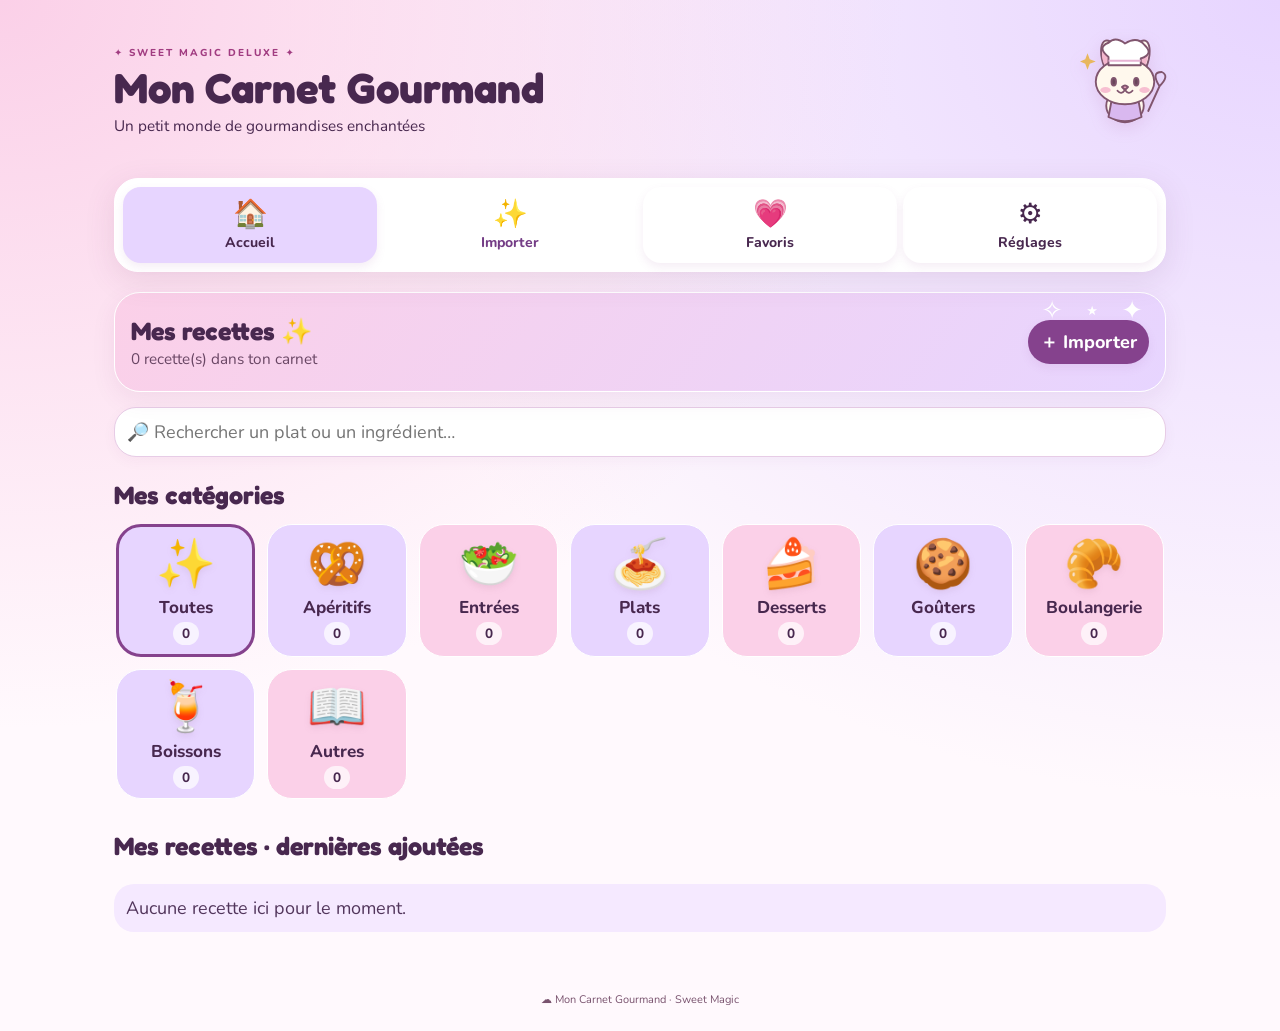
<file: index.html>
<!doctype html><html lang="fr"><head><meta charset="utf-8"><meta name="viewport" content="width=device-width,initial-scale=1"><meta name="theme-color" content="#f4b8e7"><link rel="manifest" href="manifest.webmanifest?v=862"><title>Mon Carnet Gourmand</title><style>
:root{font-family:system-ui,-apple-system,sans-serif;color:#37252c;background:#fff8f5}*{box-sizing:border-box}body{margin:0}header{background:#b65c80;color:white;padding:22px 16px}header h1{margin:0;font-family:Georgia,serif}header p{margin:5px 0 0}.wrap{max-width:1040px;margin:auto;padding:18px}nav{display:flex;flex-wrap:wrap;gap:8px;margin:0 0 20px}button,.btn{cursor:pointer;border:0;border-radius:12px;background:#b65c80;color:white;padding:11px 14px;font-weight:650}button.secondary{background:#f2dfe4;color:#71344b}button:focus-visible,input:focus-visible,textarea:focus-visible,select:focus-visible{outline:3px solid #df9b53}input,textarea,select{font:inherit;padding:10px;border:1px solid #d9bbc5;border-radius:9px;width:100%;background:white}textarea{min-height:100px}label{display:block;margin:12px 0 5px;font-weight:600}.grid{display:grid;grid-template-columns:repeat(auto-fill,minmax(220px,1fr));gap:16px}.tile{background:white;border-radius:16px;overflow:hidden;box-shadow:0 2px 14px #5c26321c}.tile img{width:100%;height:155px;object-fit:cover}.tile .content{padding:14px}.tile h3{margin:0 0 6px}.muted{color:#785f68}.actions{display:flex;gap:8px;flex-wrap:wrap;margin-top:12px}.hero{background:#fff;border-radius:18px;padding:20px;margin-bottom:20px}.category{min-height:105px;display:flex;align-items:center;justify-content:center;flex-direction:column;font-size:20px}.category small{font-size:13px;color:#785f68}.detail{background:white;border-radius:18px;padding:20px}.detail img{max-width:100%;max-height:380px;border-radius:14px;object-fit:cover}.detail li{margin:9px 0;line-height:1.55}.check{display:flex;gap:10px;align-items:baseline;font-weight:normal}.check input{width:auto}.formgrid{display:grid;grid-template-columns:repeat(auto-fit,minmax(180px,1fr));gap:10px}.notice{padding:12px;background:#f5e6dc;border-radius:12px;margin:12px 0}.hidden{display:none!important}footer{padding:24px;text-align:center;color:#785f68;font-size:13px}@media(max-width:600px){.wrap{padding:12px}.detail{padding:14px}}
 .status{white-space:pre-wrap;line-height:1.5}.import-box{max-width:720px}.warning{background:#fff2cf;padding:12px;border-radius:12px} 
:root{background:#fff8f4;color:#62434c;font-family:system-ui,sans-serif}header{background:linear-gradient(120deg,#f9dce8,#f5e4f7);color:#85445f;border-bottom:1px solid #f0cbd9}header h1{font-size:clamp(25px,5vw,42px);letter-spacing:-1px}header p{color:#95677a}header .wrap{padding:12px 18px}nav{background:#fff;border:1px solid #f3dce4;border-radius:24px;padding:8px;gap:6px;position:sticky;top:5px;z-index:5;box-shadow:0 5px 20px #a7476510}nav button{flex:1;background:#f9e8ef;color:#87445f;font-size:13px;white-space:nowrap}button{border-radius:24px;background:#b65c80}button:hover{filter:brightness(.96)}.hero{background:linear-gradient(135deg,#fce1eb,#fff0e1);border:1px solid #f4d1df;padding:26px;border-radius:30px}.hero h2,h2{color:#85445f}.tile,.detail{border-radius:24px;border:1px solid #f4dce5;box-shadow:0 8px 24px #b65c8010}.category{background:#fce5ee;gap:5px;min-height:120px}.category:nth-child(3n+2){background:#eee6f8}.category:nth-child(3n){background:#faead9}.category strong{font-size:15px}.tile img{height:180px}.detail{padding:24px}input,textarea,select{border-radius:15px;border-color:#eacbd8}footer{color:#95677a}.notice{background:#f9e5ed}.warning{background:#fff0d9}.grid{gap:14px}@media(max-width:600px){nav{position:static;display:grid;grid-template-columns:repeat(3,1fr)}.grid{grid-template-columns:repeat(2,minmax(0,1fr))}.tile img{height:125px}.tile .content{padding:10px}.tile h3{font-size:15px}.actions button{font-size:12px}.hero{padding:18px}.detail{padding:16px}}

/* Sweet Magic */
:root{font-family:ui-rounded,"Nunito",system-ui,sans-serif;color:#50365e;background:#fff6fc;--pink:#c94b91;--purple:#7952b5;--shadow:0 12px 35px #a65ca51a}body{background:radial-gradient(ellipse at 5% 5%,#ffe0f1 0,transparent 42%),radial-gradient(ellipse at 95% 35%,#e8dcff 0,transparent 45%),#fff8fc;min-height:100vh}header{position:relative;overflow:hidden;background:linear-gradient(115deg,#ffd2ec,#e5d5ff 65%,#fff1cf);border:0;color:#593568}header .wrap{position:relative;padding:32px 24px 36px;z-index:1}header h1{font-family:ui-rounded,system-ui,sans-serif;font-weight:850;letter-spacing:-1.8px;font-size:clamp(28px,5vw,48px);max-width:80%;line-height:1.1}header p{color:#74517f;font-size:14px;max-width:75%}.brand-kicker{font-size:10px;letter-spacing:3px;font-weight:800;color:#8547a0;margin-bottom:12px}header:after{content:'🧁';position:absolute;right:max(5%,calc((100% - 960px)/2));top:25%;font-size:clamp(58px,12vw,116px);filter:drop-shadow(0 8px 10px #a35a9b30);transform:rotate(10deg);animation:float 4s ease-in-out infinite}header:before,.hero:before{content:'✦     ✧       ⋆       ✦       ✧';position:absolute;inset:8px 0 auto;color:white;font-size:25px;letter-spacing:14px;white-space:nowrap;pointer-events:none;animation:twinkle 3s ease-in-out infinite}.wrap{max-width:1100px;padding:24px}nav{position:sticky;top:10px;border:1px solid #fff;background:#ffffffdf;backdrop-filter:blur(16px);box-shadow:var(--shadow);border-radius:26px;padding:8px;gap:6px}nav button{background:transparent;color:#69457e;min-height:46px;border-radius:18px;font-weight:750}nav button:hover,nav button:focus-visible{background:#f2dfff}nav button[data-view=import]{background:linear-gradient(120deg,#c64c94,#8b60cc);color:white;box-shadow:0 4px 12px #c64c9440}button,.btn{font:inherit;font-size:14px;font-weight:750;background:linear-gradient(120deg,#c34a91,#8657bd);border-radius:16px;box-shadow:0 4px 10px #a65ca51c;transition:transform .18s,box-shadow .18s}button:hover{transform:translateY(-2px);box-shadow:0 7px 16px #a65ca530}button:active{transform:scale(.97)}button.secondary{background:#f4e8fc;color:#69457e}button:disabled{opacity:.65;cursor:wait}h2{font-size:clamp(21px,3vw,27px);font-weight:850;letter-spacing:-.6px;color:#67417f}h3{color:#654375}.hero{position:relative;overflow:hidden;background:linear-gradient(120deg,#ffe0f0,#f0e2ff 65%,#fff3db);border:2px solid white;border-radius:32px;box-shadow:var(--shadow);padding:30px}.hero h2{margin:8px 0}.hero p{color:#72537e}.hero input{position:relative;background:#ffffffed;border:1px solid white;box-shadow:0 5px 18px #9d66a512;border-radius:20px;padding:15px}.grid{gap:18px}.tile,.detail{background:#ffffffed;border:2px solid white;border-radius:28px;box-shadow:var(--shadow)}.tile{transition:transform .2s;position:relative}.tile:hover{transform:translateY(-3px)}.tile img{height:200px}.tile .content{padding:16px}.tile h3{font-weight:800;line-height:1.25}.muted{color:#765e82;font-size:13px}.category,.category.secondary{position:relative;overflow:hidden;background:linear-gradient(145deg,#ffe0ef,#fff5fa);color:#744578;min-height:145px;font-size:38px;gap:6px}.category:nth-child(3n+2){background:linear-gradient(145deg,#e6d7ff,#f9f2ff)}.category:nth-child(3n){background:linear-gradient(145deg,#d5f4e8,#fff4d9)}.category:after{content:'✧';position:absolute;right:12px;top:8px;color:#fff;font-size:26px;text-shadow:0 0 6px #b58aca80;animation:twinkle 3s infinite}.category strong{font-size:16px}.category small{color:#765e82;font-size:12px}.actions button[data-fav]{background:#ffe5f2;color:#a82b74}.detail{padding:28px}.detail img{border-radius:24px}input,textarea,select{border:1px solid #e7d2ef;border-radius:16px;padding:12px;color:#50365e}input:focus-visible,textarea:focus-visible,select:focus-visible,button:focus-visible{outline:3px solid #b78ce6;outline-offset:2px}.notice{background:#f5e9ff;border-radius:20px}.warning{background:#fff1d9;border-radius:20px}footer{color:#765e82}.status:not(:empty){padding:16px;border-radius:18px;background:#f6eaff}.import-box:has(#importsubmit:disabled) .status:before{content:'🧁';display:inline-block;margin-right:10px;animation:float 1.5s infinite}a{color:#99428c}@keyframes float{50%{transform:translateY(-7px) rotate(-5deg)}}@keyframes twinkle{50%{opacity:.4}}@media(max-width:650px){header .wrap{padding:24px 16px 28px}.wrap{padding:14px 14px 110px}header h1{font-size:29px}header:after{right:12px;top:30%}nav{position:fixed;top:auto;bottom:max(10px,env(safe-area-inset-bottom));left:10px;right:10px;display:grid;grid-template-columns:repeat(3,minmax(0,1fr));z-index:20;padding:6px;gap:3px;border-radius:24px}nav button{font-size:11px;min-height:36px;padding:8px 3px}.grid{gap:10px}.category,.category.secondary{min-height:120px;font-size:32px}.tile img{height:135px}.tile .content{padding:11px}.tile h3{font-size:15px}.actions{gap:5px}.actions button{font-size:12px;padding:10px}.hero,.detail{padding:18px;border-radius:24px}footer{padding:0 14px 110px}}@media(prefers-reduced-motion:reduce){*,*:before,*:after{animation:none!important;transition:none!important}}@media print{nav,header,footer,.actions{display:none!important}body{background:white}.detail{box-shadow:none}}

/* V7.1 — accessible navigation */
nav button{display:flex;flex-direction:column;align-items:center;justify-content:center;gap:3px;white-space:normal;line-height:1.2}nav button span{font-size:21px;line-height:1.2}nav button[aria-current=page]{background:#ead8fa;color:#56336e}nav button[data-view=import][aria-current=page]{background:#7843a2;color:white}.muted,footer{color:#62496d}.status{overflow-wrap:anywhere;color:#50365e}.detail p{line-height:1.55}.warning{color:#62452d}input{min-width:0}#platform{font-size:13px;font-weight:700;color:#654375;margin:8px 0}.detail summary{cursor:pointer;padding:8px 0}.detail .actions{align-items:center}button{min-height:44px}@media(max-width:650px){body{padding-bottom:calc(100px + env(safe-area-inset-bottom,0px))}main.wrap{padding:14px}footer{padding:16px 14px 24px}nav{grid-template-columns:repeat(5,minmax(0,1fr));gap:2px;left:6px;right:6px;bottom:calc(8px + env(safe-area-inset-bottom,0px));padding:5px}nav button{font-size:clamp(10px,2.8vw,12px);min-height:58px;padding:5px 1px;box-shadow:none}nav button span{font-size:21px}.detail{padding:16px}.detail .actions button{font-size:13px}.status:not(:empty){padding:12px}.tile .actions button{overflow-wrap:anywhere}.wrap{min-width:0}} 
/* V7.3 home */
.home-intro{display:flex;align-items:center;justify-content:space-between;gap:12px;margin:14px 0}.home-intro h2,.home-intro p{margin:3px 0}.home-heading{margin:20px 0 10px}.home-cats{display:grid;grid-template-columns:repeat(auto-fit,minmax(95px,1fr));gap:8px}.home-cat{display:flex;flex-direction:column;align-items:center;gap:3px;padding:9px 5px;background:#fff;color:#69457e;border:2px solid transparent;min-width:0;font-size:12px}.home-cat span{font-size:25px}.home-cat small{font-size:11px}.home-cat.active{background:#ead8fa;border-color:#a978cc}.home-cat:nth-child(3n+2):not(.active){background:#ffe1ef}.home-cat:nth-child(3n):not(.active){background:#dff4ea}#results .tile img{object-fit:cover;width:100%}#results .tile h3{overflow-wrap:anywhere}@media(max-width:650px){nav{grid-template-columns:repeat(4,minmax(0,1fr))}header .wrap{padding:14px 16px 16px}header h1{font-size:25px}header p{margin:5px 0}.brand-kicker{margin-bottom:5px}header:after{font-size:45px}.home-cats{grid-template-columns:repeat(3,minmax(0,1fr))}.home-intro h2{font-size:21px}.home-intro button{white-space:nowrap;padding:9px}.home-heading{font-size:20px}}

/* Deluxe: compact editorial layout, local assets only */
:root{--ink:#48284f;--accent:#9d387c;--shadow:0 8px 24px #6d347014;color:var(--ink);font-family:ui-rounded,system-ui,sans-serif}body{background:radial-gradient(circle at 10% 10%,#ffe1f2,transparent 36%),radial-gradient(circle at 100% 30%,#e9dcff,transparent 45%),#fff9fd}header{background:transparent;overflow:visible}header .wrap{padding:24px 24px 8px;max-width:1100px}header h1{font-size:clamp(25px,4vw,39px);letter-spacing:-1.3px;color:#54295e;max-width:83%}header p{font-size:12px;color:#77516e}header:after{content:none}header:before{content:none}.brand-kicker{color:#a13c81;font-size:10px;letter-spacing:2px;margin-bottom:5px}.brand-art{position:absolute;right:20px;top:14px;width:76px;height:76px;filter:drop-shadow(0 5px 8px #a34b9225)}main.wrap{padding-top:12px}.home-intro{position:relative;isolation:isolate;overflow:hidden;background:linear-gradient(125deg,#fbd0e8,#e7d5ff 70%,#fff0d5);border:1px solid white;border-radius:26px;padding:19px 16px;margin:0 0 15px;box-shadow:var(--shadow)}.home-intro:before{content:'✧  ⋆  ✦';position:absolute;right:15px;top:0;color:#fff;font-size:26px;letter-spacing:7px;z-index:-1;animation:twinkle 3s infinite}.home-intro h2{color:#54295e;font-size:23px}.home-intro p{color:#694664}.home-intro button{background:#8b3c8b;white-space:nowrap;padding:10px 12px}.home-heading{font-size:19px;letter-spacing:-.5px;margin:22px 0 11px;color:#54295e}.home-cats{display:flex;overflow-x:auto;gap:9px;padding:3px 2px 9px;scrollbar-width:thin;scroll-snap-type:x proximity}.home-cat{flex:0 0 92px;scroll-snap-align:start;min-height:100px;border-radius:22px;box-shadow:none;border:1px solid #fff;justify-content:center;color:#58385f;background:#f7e4ff}.home-cat span{font-size:30px;line-height:1.2;filter:drop-shadow(0 3px 3px #7e42621a)}.home-cat small{background:#ffffffb5;border-radius:20px;padding:2px 9px;color:#63476c}.home-cat.active{background:#e4ccfa;border:2px solid #a16bbd}.home-cat:nth-child(3n+2):not(.active){background:#ffdfed}.home-cat:nth-child(3n):not(.active){background:#dcf3e8}#search{background:#fff;border:1px solid #e7cce6;border-radius:22px;min-height:49px;box-shadow:0 4px 14px #7c38770b}.grid{grid-template-columns:repeat(auto-fill,minmax(220px,1fr));gap:16px}.tile{border-radius:23px;border:1px solid #fff;box-shadow:var(--shadow);display:flex;flex-direction:column}.tile img,.tile>.category{height:190px;min-height:0;aspect-ratio:4/3;width:100%;object-fit:cover}.tile .content{display:flex;flex-direction:column;flex:1;padding:13px}.tile h3{font-size:17px;line-height:1.25;color:#48284f}.tile .muted{font-size:12px;color:#75536f}.tile .actions{margin-top:auto;padding-top:10px;display:grid;grid-template-columns:minmax(0,1fr) 40px;gap:5px}.tile .actions button{font-size:12px;padding:8px 5px;min-height:40px;border-radius:13px}.tile .actions button[data-fav]{background:#fce5f1;box-shadow:none}.detail{border-radius:26px}.detail h2{color:#54295e}.detail h3{margin-top:25px}.detail .check{padding:10px;background:#fcf4fc;border-radius:12px}.detail ol{padding-left:24px}.detail li{padding:5px 0}.notice,.status:not(:empty){color:#52365c}nav{border-radius:24px;background:#fff;box-shadow:0 8px 30px #75436f20}nav button{color:#63416a}nav button[data-view=import]{background:#f4e6fb;color:#743d86;box-shadow:none}nav button[aria-current=page]{background:#e8d3fa;color:#54295e}nav button[data-view=import][aria-current=page]{background:#85428d;color:#fff}nav button span{font-size:23px}button{background:linear-gradient(125deg,#a13b80,#7950a7)}footer{font-size:11px;color:#79536e}@media(max-width:650px){header .wrap{padding:18px 14px 8px}header h1{font-size:25px;max-width:80%}header p{max-width:78%;font-size:11px}.brand-art{width:60px;height:60px;right:12px;top:15px}main.wrap{padding:8px 12px 14px}.home-intro{padding:15px 12px}.home-intro h2{font-size:19px}.home-intro button{font-size:12px}.home-heading{font-size:18px}.home-cat{flex-basis:82px;min-height:92px}.grid{grid-template-columns:repeat(2,minmax(0,1fr));gap:10px}.tile img,.tile>.category{height:auto;aspect-ratio:4/3}.tile .content{padding:10px}.tile h3{font-size:15px}.tile .actions{grid-template-columns:minmax(0,1fr) 36px}.tile .actions button{font-size:11px;padding:6px 3px}nav{left:10px;right:10px;bottom:calc(8px + env(safe-area-inset-bottom,0px));padding:5px;grid-template-columns:repeat(4,minmax(0,1fr))}body{padding-bottom:calc(90px + env(safe-area-inset-bottom,0px))}footer{padding:12px 10px 18px}}@media(max-width:340px){.tile .actions{grid-template-columns:1fr}.home-intro{flex-wrap:wrap}}@media print{.brand-art{display:none}}
.queue-item{display:grid;gap:8px;padding:12px;margin:10px 0;border:1px solid #e6c9ef;border-radius:16px;background:#fff;overflow-wrap:anywhere}.queue-item small{color:#67466e}.queue-item button{justify-self:start}#tiktokurl{min-height:110px} </style><link rel="stylesheet" href="deluxe.css"></head><body><header><div class="wrap"><img class="brand-art" src="biscotte.svg" alt="Biscotte, lapin pâtissier"><div class="brand-kicker">✦ SWEET MAGIC DELUXE ✦</div><h1>Mon Carnet Gourmand</h1><p>Un petit monde de gourmandises enchantées</p></div></header><main class="wrap"><nav aria-label="Navigation principale"><button data-view="home"><span>🏠</span>Accueil</button><button data-view="import"><span>✨</span>Importer</button><button data-view="favorites"><span>💗</span>Favoris</button><button data-view="backup"><span>⚙️</span>Réglages</button></nav><div id="app"></div></main><footer>☁️ Mon Carnet Gourmand · Sweet Magic</footer><script src="portions.js" defer></script><script src="app.js" defer></script></body></html>
</file>
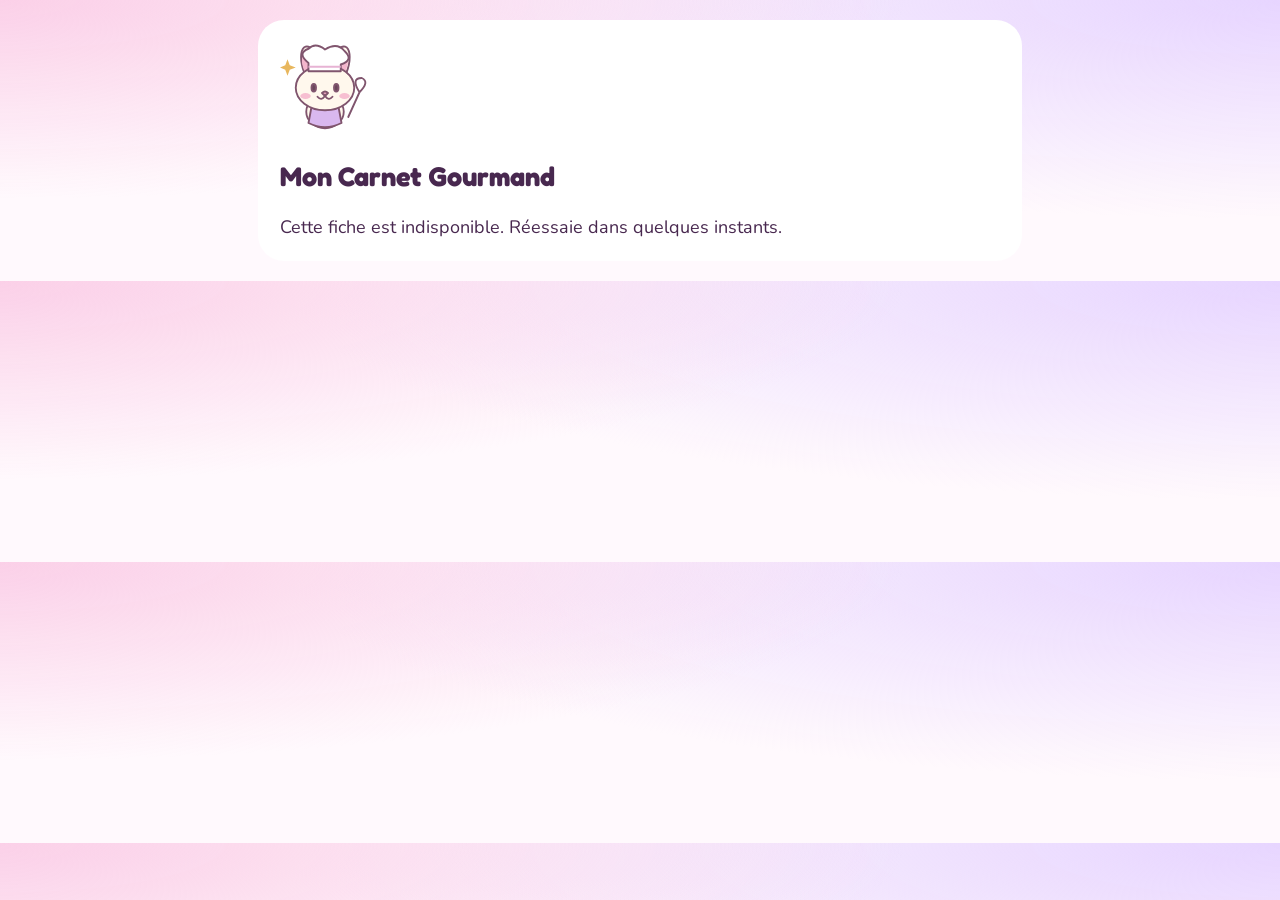
<file: shared.html>
<!doctype html><html lang="fr"><meta charset="utf-8"><meta name="viewport" content="width=device-width,initial-scale=1"><title>Recette partagée · Mon Carnet Gourmand</title><link rel="stylesheet" href="deluxe.css"><style>body{margin:0;padding:20px}main{max-width:720px;margin:auto;background:white;border-radius:26px;padding:22px}img{max-width:100%;border-radius:20px}label{display:block;padding:8px}li{margin:12px 0}input[type=checkbox]{width:20px;height:20px}a{color:#85428d}</style><main><img src="biscotte.svg" width="90" alt="Biscotte"><h2>Mon Carnet Gourmand</h2><div id="recipe" role="status">Chargement de la recette…</div></main><script src="portions.js"></script><script>const p=new URLSearchParams(location.search),root=document.querySelector('#recipe');const add=(tag,text,parent=root)=>{const e=document.createElement(tag);e.textContent=text;parent.append(e);return e};(async()=>{try{const api=new URL(p.get('api')||'https://mon-carnet-gourmand.onrender.com');if(api.protocol!=='https:')throw Error();const res=await fetch(api.origin+'/shares/'+encodeURIComponent(p.get('id')||''));if(!res.ok)throw Error();const {recipe:r}=await res.json();root.replaceChildren();add('h1',r.title);if(/^(https:\/\/|data:image\/(jpeg|png|webp);base64,)/i.test(r.photo)){const im=add('img','');im.src=r.photo;im.alt=r.title}add('p',[r.category,r.servings&&r.servings+' portions',r.prep&&'Préparation '+r.prep+' min',r.cook&&'Cuisson '+r.cook+' min',r.rest&&'Repos '+r.rest+' min',r.temp&&r.temp+' °C'].filter(Boolean).join(' · '));const heading=add('h2','Ingrédients');const labels=[];r.ingredients.split('\n').filter(Boolean).forEach(t=>{const l=add('label','');const c=add('input','',l);c.type='checkbox';const span=add('span',' '+t,l);labels.push(span)});PortionTools.mount(heading,r,a=>a.ingredients.split('\n').filter(Boolean).forEach((t,i)=>{if(labels[i])labels[i].textContent=' '+t}));add('h2','Préparation');const ol=add('ol','');r.steps.split('\n').filter(Boolean).forEach(t=>add('li',t,ol));if(r.notes){add('h2','Notes');add('p',r.notes)}if(/^https:\/\//i.test(r.source)){const a=add('a','Voir la source');a.href=r.source;a.rel='noopener noreferrer'}}catch{root.textContent='Cette fiche est indisponible. Réessaie dans quelques instants.'}})();</script></html>
</file>
<file: deluxe.css>
@import url('https://fonts.googleapis.com/css2?family=Fredoka:wght@400;500;600&family=Nunito:wght@400;600;700;800;900&display=swap');
:root{--primary:#fbd0e8;--secondary:#e7d5ff;--accent:#85428d;--bg:#fff9fd;--ink:#48284f;--scale:1;font-family:Nunito,ui-rounded,system-ui,sans-serif;font-size:calc(18px * var(--scale))}body{color:var(--ink);background:radial-gradient(ellipse at top left,var(--primary),transparent 50%),radial-gradient(ellipse at top right,var(--secondary),transparent 55%),var(--bg)}h1,h2,h3,header h1,.home-heading,.home-intro h2,.tile h3{font-family:Fredoka,ui-rounded,system-ui,sans-serif;color:var(--ink);letter-spacing:0}header h1{font-size:clamp(30px,5vw,42px)}header p,.muted,.tile .muted{font-size:.85rem;color:var(--ink)}.home-heading,.home-intro h2{font-size:1.4rem}.home-intro{background:linear-gradient(125deg,var(--primary),var(--secondary))}.home-cats{display:grid;grid-template-columns:repeat(auto-fit,minmax(125px,1fr));overflow:visible;gap:12px}.home-cat{min-height:125px;font-size:.95rem;border-radius:25px;color:var(--ink);overflow-wrap:anywhere}.home-cat span{font-size:48px}.home-cat small{font-size:.75rem}.home-cat.active{border:3px solid var(--accent);background:var(--secondary)}.home-cat:nth-child(3n+2):not(.active){background:var(--primary)}.home-cat:nth-child(3n):not(.active){background:var(--secondary)}.tile{cursor:pointer}.tile h3{font-size:1.15rem}.tile .actions{display:flex;justify-content:flex-end}.tile .actions button{font-size:1.2rem;min-width:44px}.detail,.detail li,.detail .check,input,textarea,select,button{font-size:1rem}button,.home-intro button{font-family:inherit;background:var(--accent);border-radius:24px}button.secondary{background:var(--secondary);color:var(--ink)}nav button{font-size:.78rem;color:var(--ink)}nav button span{font-size:28px}nav button[aria-current=page]{background:var(--secondary);color:var(--ink)}.cat-edit{display:grid;grid-template-columns:minmax(0,2fr) minmax(0,1fr) 45px auto;gap:6px;align-items:center;margin:10px 0}.cat-edit input{min-width:0}.cat-edit button{font-size:.75rem}input[type=color]{height:48px;padding:4px;width:100%}.no-motion *{animation:none!important;transition:none!important}.no-mascot .brand-art{display:none}.brand-art{width:90px;height:90px;object-fit:contain}dialog{max-width:90vw;border:0;border-radius:24px;padding:20px;color:var(--ink)}@media(max-width:650px){.home-cats{grid-template-columns:repeat(3,minmax(0,1fr));gap:8px}.home-cat{min-height:110px;font-size:.85rem;padding:8px 3px}.home-cat span{font-size:44px}.brand-art{width:70px;height:70px}header h1{font-size:30px}.home-intro{flex-wrap:wrap}.home-intro button{font-size:.9rem}body{padding-bottom:110px}.cat-edit{grid-template-columns:1fr 70px 45px}.cat-edit button{grid-column:1/-1}}@media(prefers-reduced-motion:reduce){*{animation:none!important}}

/* V8.5.1: all automatic category backgrounds follow the active palette. */
.home-cat{background:color-mix(in srgb,var(--primary) 65%,var(--secondary));}
.cat-edit .cat-auto{display:flex;align-items:center;gap:5px;font-size:.75rem;grid-column:1/-1}.cat-auto input{width:auto;height:auto}
.portion-box{display:grid;gap:10px;background:var(--primary,#fbd0e8);border-radius:24px;padding:16px;margin:18px 0;color:var(--ink,#48284f);text-align:center}.portion-controls{display:flex;align-items:center;justify-content:center;gap:12px}.portion-controls input{width:90px;text-align:center;font-size:1.3rem}.portion-controls button{min-width:48px;min-height:48px;font-size:1.4rem;color:white;background:var(--accent,#85428d);border:0;border-radius:20px}.portion-box small{font-size:.8rem}.home-cat small{color:var(--ink)}nav button:not([aria-current=page]){background:transparent}#search{min-width:0;width:100%;box-sizing:border-box}
</file>
